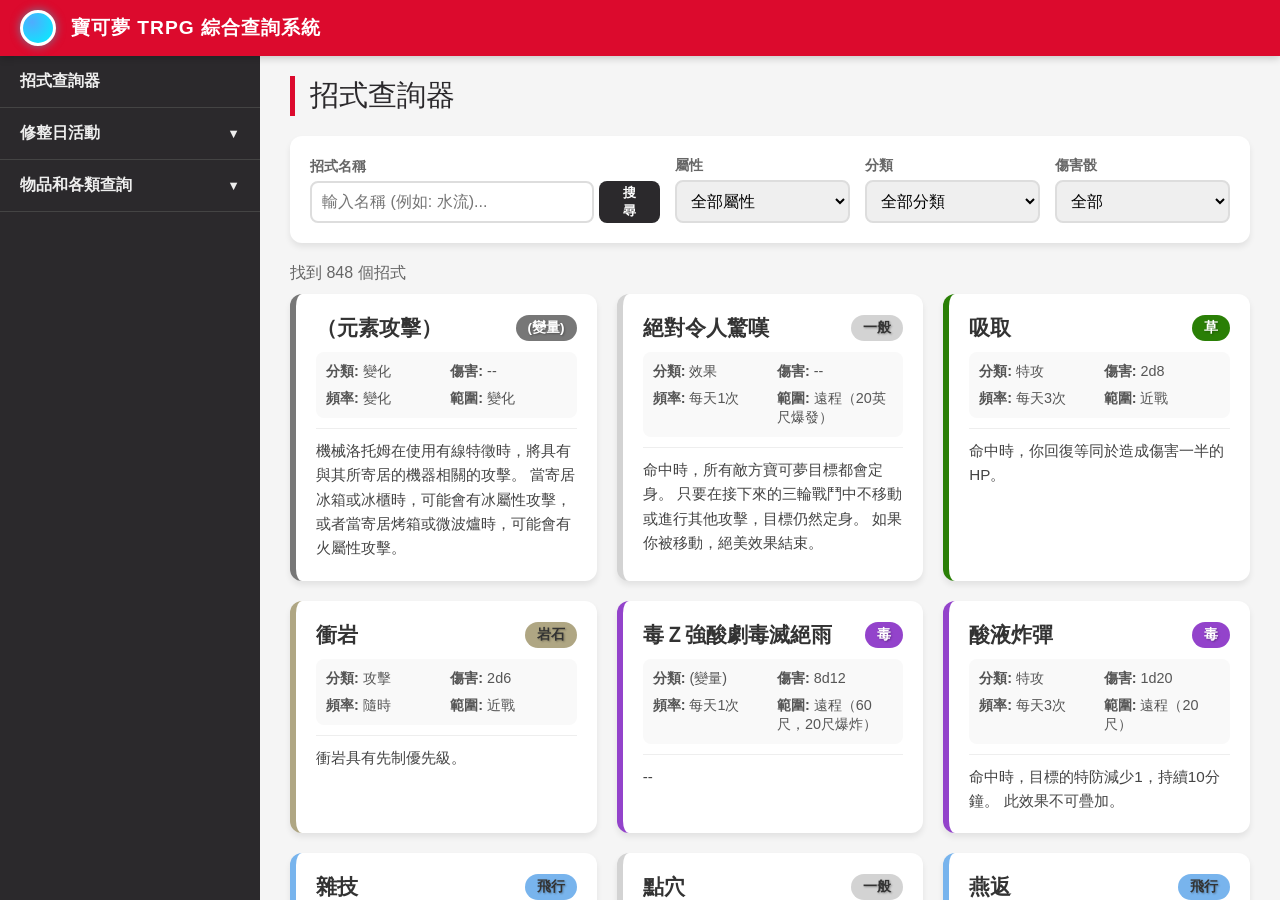
<file: index.html>
<!DOCTYPE html>
<html lang="zh-TW">
<head>
    <meta charset="UTF-8">
    <meta name="viewport" content="width=device-width, initial-scale=1.0">
    <title>寶可夢 TRPG 綜合查詢系統</title>
    <link rel="stylesheet" href="style.css">
</head>
<body>

<header>
    <div class="blue-lens"></div>
    <h1>寶可夢 TRPG 綜合查詢系統</h1>
</header>

<div class="main-container">
    <!-- 左側導航欄 -->
    <nav class="sidebar">
        <!-- 1. 招式查詢器 -->
        <div class="menu-group">
            <div class="menu-title" onclick="switchView('view-moves')">
                招式查詢器
            </div>
        </div>

        <!-- 2. 修整日活動 -->
        <div class="menu-group">
            <div class="menu-title" onclick="toggleMenu(this)">
                修整日活動 <i>▼</i>
            </div>
            <div class="submenu">
                <a class="submenu-item" onclick="switchView('view-downtime')">各式活動規則</a>
            </div>
        </div>

        <!-- 3. 物品和各類查詢 -->
        <div class="menu-group">
            <div class="menu-title" onclick="toggleMenu(this)">
                物品和各類查詢 <i>▼</i>
            </div>
            <div class="submenu">
                <a class="submenu-item" onclick="switchView('view-berries')">全部樹果 (圖鑑)</a>
                <a class="submenu-item" onclick="switchView('view-calculator')">收服計算器</a>
                <a class="submenu-item" onclick="switchView('view-shop')">🛒 每週商店</a>
                <a class="submenu-item" onclick="switchView('view-keywords')">全體招式關鍵字</a>
            </div>
        </div>
    </nav>

    <!-- 右側內容區 -->
    <main class="content-area">
        
        <!-- 視圖 1: 招式查詢器 -->
        <div id="view-moves" class="view-section active">
            <div class="page-title">招式查詢器</div>
            <div class="controls">
                <div class="input-group search-group">
                    <label>招式名稱</label>
                    <div class="search-box">
                        <input type="text" id="searchInput" placeholder="輸入名稱 (例如: 水流)...">
                        <button class="btn-search" id="searchBtn">搜尋</button>
                    </div>
                </div>
                <div class="input-group">
                    <label>屬性</label>
                    <select id="typeFilter"><option value="all">全部屬性</option></select>
                </div>
                <div class="input-group">
                    <label>分類</label>
                    <select id="catFilter">
                        <option value="all">全部分類</option>
                        <option value="攻擊">物理 (攻擊)</option>
                        <option value="特攻">特殊 (特攻)</option>
                        <option value="效果">變化 (效果)</option>
                        <option value="變化">變化 (變化)</option>
                    </select>
                </div>
                <div class="input-group">
                    <label>傷害骰</label>
                    <select id="diceFilter">
                        <option value="all">全部</option>
                        <option value="d4">D4</option>
                        <option value="d6">D6</option>
                        <option value="d8">D8</option>
                        <option value="d10">D10</option>
                        <option value="d12">D12</option>
                        <option value="d20">D20</option>
                    </select>
                </div>
            </div>
            <div id="resultsCount" style="margin-bottom:10px; color:#666;"></div>
            <div id="movesResults" class="moves-grid"></div>
        </div>

        <!-- 視圖 2: 修整日活動 -->
        <div id="view-downtime" class="view-section">
            <div class="page-title">修整日活動規則</div>
            <div class="rules-container" id="downtimeContainer"></div>
        </div>

        <!-- 視圖 3: 樹果圖鑑 -->
        <div id="view-berries" class="view-section">
            <div class="page-title">全體樹果圖鑑</div>
            <div class="berry-grid" id="berryContainer"></div>
        </div>

        <!-- 視圖 4: 收服計算器 -->
        <div id="view-calculator" class="view-section">
            <div class="page-title">收服計算器</div>
            <div class="calc-container">
                
                <!-- 捕捉範圍 -->
                <div class="calc-section">
                    <div class="calc-section-title">📍 捕捉範圍</div>
                    <div class="calc-options">
                        <label class="calc-check-label">
                            <input type="radio" name="scope" id="scope_full" value="fullPokedex" onchange="calcCatch()">
                            <span>全圖鑑抽取 (1025隻)</span>
                            <span class="cost-badge">+3 DD</span>
                        </label>
                        <label class="calc-check-label">
                            <input type="radio" name="scope" id="scope_type" value="typeArea" onchange="calcCatch()">
                            <span>指定屬性區域</span>
                            <span class="cost-badge">+4 DD</span>
                        </label>
                    </div>
                    
                    <!-- 指定世代 (只有選擇屬性區域時才顯示) -->
                    <div id="genOption" style="margin-top: 15px; display: none;">
                        <label class="calc-check-label" style="max-width: 300px;">
                            <input type="checkbox" id="scope_gen" onchange="calcCatch()">
                            <span>+ 指定世代</span>
                            <span class="cost-badge">+2 DD</span>
                        </label>
                    </div>
                </div>

                <!-- 客製化屬性 -->
                <div class="calc-section">
                    <div class="calc-section-title">✨ 客製化屬性 (每項 +1 DD)</div>
                    <div class="calc-options">
                        <label class="calc-check-label">
                            <input type="checkbox" id="custom_gender" onchange="calcCatch()">
                            <span>指定性別</span>
                            <span class="cost-badge">+1 DD</span>
                        </label>
                        <label class="calc-check-label">
                            <input type="checkbox" id="custom_shiny" onchange="calcCatch()">
                            <span>異色</span>
                            <span class="cost-badge">+1 DD</span>
                        </label>
                        <label class="calc-check-label">
                            <input type="checkbox" id="custom_nature" onchange="calcCatch()">
                            <span>指定個性</span>
                            <span class="cost-badge">+1 DD</span>
                        </label>
                    </div>
                    
                    <!-- 個性選擇 -->
                    <div id="natureSelector" style="margin-top: 15px; display: none;">
                        <label style="display: block; margin-bottom: 8px;">選擇個性：</label>
                        <select id="natureSelect" style="max-width: 300px;">
                            <option value="">-- 請選擇 --</option>
                            <option value="頑皮">頑皮 (攻擊↑ 特防↓)</option>
                            <option value="孤獨">孤獨 (攻擊↑ 防禦↓)</option>
                            <option value="固執">固執 (攻擊↑ 特攻↓)</option>
                            <option value="勇敢">勇敢 (攻擊↑ 速度↓)</option>
                            <option value="大膽">大膽 (防禦↑ 攻擊↓)</option>
                            <option value="懶散">懶散 (防禦↑ 速度↓)</option>
                            <option value="悠閒">悠閒 (防禦↑ 特攻↓)</option>
                            <option value="文雅">文雅 (防禦↑ 特防↓)</option>
                            <option value="溫和">溫和 (特防↑ 防禦↓)</option>
                            <option value="激烈">激烈 (特攻↑ 攻擊↓)</option>
                            <option value="安靜">安靜 (特攻↑ 速度↓)</option>
                            <option value="鎮定">鎮定 (特防↑ 攻擊↓)</option>
                            <option value="謹慎">謹慎 (特防↑ 特攻↓)</option>
                            <option value="膽小">膽小 (速度↑ 攻擊↓)</option>
                            <option value="急躁">急躁 (速度↑ 防禦↓)</option>
                            <option value="歡快">歡快 (速度↑ 特攻↓)</option>
                            <option value="天真">天真 (速度↑ 特防↓)</option>
                            <option value="溫順">溫順 (特攻↑ 防禦↓)</option>
                            <option value="快活">快活 (特攻↑ 特防↓)</option>
                            <option value="怪僻">怪僻 (特防↑ 速度↓)</option>
                            <option value="認真">認真 (無加減值)</option>
                        </select>
                    </div>
                </div>

                <!-- 解除捕獲限制 -->
                <div class="calc-section">
                    <div class="calc-section-title">🔓 解除捕獲限制</div>
                    <p style="font-size: 0.85rem; color: #666; margin-bottom: 15px;">
                        ⚠️ 全圖鑑/指定屬性/指定世代 預設無法捕獲以下類型，需額外解鎖
                    </p>
                    <div class="calc-options">
                        <label class="calc-check-label">
                            <input type="checkbox" id="unlock_pseudo" onchange="calcCatch()">
                            <span>大器晚成</span>
                            <span class="cost-badge">+2 DD</span>
                        </label>
                        <label class="calc-check-label">
                            <input type="checkbox" id="unlock_mythical" onchange="calcCatch()">
                            <span>幻之寶可夢</span>
                            <span class="cost-badge">+3 DD</span>
                        </label>
                        <label class="calc-check-label">
                            <input type="checkbox" id="unlock_ub" onchange="calcCatch()">
                            <span>究極異獸</span>
                            <span class="cost-badge">+3 DD</span>
                        </label>
                    </div>
                </div>

                <!-- 使用精靈球 -->
                <div class="calc-section">
                    <div class="calc-section-title">🎒 使用精靈球 (可疊加使用)</div>
                    <div class="ball-section">
                        <div class="ball-input-group">
                            <label>🔴 寶貝球</label>
                            <input type="number" id="ball_poke" value="0" min="0" oninput="calcCatch()">
                            <div class="ball-desc">全圖鑑/屬性區/世代 各-1</div>
                        </div>
                        <div class="ball-input-group">
                            <label>🔵 超級球</label>
                            <input type="number" id="ball_great" value="0" min="0" oninput="calcCatch()">
                            <div class="ball-desc">全圖鑑-2, 大器晚成-1</div>
                        </div>
                        <div class="ball-input-group">
                            <label>⚫ 高級球</label>
                            <input type="number" id="ball_ultra" value="0" min="0" oninput="calcCatch()">
                            <div class="ball-desc">全圖鑑-3, 大器晚成-2, 幻/UB-1</div>
                        </div>
                        <div class="ball-input-group">
                            <label>🟣 大師球</label>
                            <input type="number" id="ball_master" value="0" min="0" oninput="calcCatch()">
                            <div class="ball-desc">幻之-2, 究極異獸-3</div>
                        </div>
                    </div>
                </div>

                <!-- 結果顯示 -->
                <div class="result-box">
                    <div class="result-section">
                        <div class="result-section-title">📋 條件明細</div>
                        <div class="result-detail" id="txt_conditions">-</div>
                    </div>
                    <div class="result-section">
                        <div class="result-section-title">🎱 精靈球折扣</div>
                        <div class="result-detail" id="txt_discounts">-</div>
                    </div>
                    <div class="result-row result-total">
                        <span>最終成本：</span>
                        <span id="txt_final">0 DD</span>
                    </div>
                    <div class="result-summary" id="result_summary" style="display: none;">
                        <div class="result-summary-title">📝 捕捉摘要</div>
                        <div id="txt_summary">-</div>
                    </div>
                </div>
            </div>
        </div>
<!-- 視圖: 每週商店 -->
<div id="view-shop" class="view-section">
    <div class="page-title">🛒 每週商店</div>
    
    <div class="shop-controls">
        <p>每週隨機刷新商品，打折商品享有 <strong>8折優惠</strong>！</p>
        <button class="btn-refresh" onclick="refreshShop()">🎲 刷新本週商品</button>
    </div>
    
    <table class="shop-table">
        <thead>
            <tr>
                <th style="width:10%">類別</th>
                <th style="width:22%">商品名稱</th>
                <th style="width:12%">價格</th>
                <th style="width:56%">效果說明</th>
            </tr>
        </thead>
        <tbody id="shopBody">
            <!-- 商品由 JS 動態生成 -->
        </tbody>
    </table>
</div>
        <!-- 視圖 5: 全體招式關鍵字 -->
        <div id="view-keywords" class="view-section">
            <div class="page-title">全體招式關鍵字</div>
            <div style="text-align: center; color: #888; padding: 50px;">
                資料建置中...
            </div>
        </div>

    </main>
</div>

<!-- 引入腳本 (順序很重要：先資料，再邏輯) -->
<script src="data.js"></script>
<script src="script.js"></script>

</body>
</html>
</file>
<file: style.css>
:root {
            --primary-red: #DC0A2D;
            --primary-dark: #2B292C;
            --bg-color: #F5F5F5;
            --sidebar-width: 260px;
            --card-shadow: 0 4px 6px rgba(0,0,0,0.08);
            --radius: 12px;
            
            /* 樹果階級顏色 */
            --t1-bg: #ffebee; --t1-text: #c62828; --t1-border: #ffcdd2;
            --t2-bg: #e8f5e9; --t2-text: #2e7d32; --t2-border: #c8e6c9;
            --t3-bg: #e3f2fd; --t3-text: #1565c0; --t3-border: #bbdefb;
            --t4-bg: #f3e5f5; --t4-text: #6a1b9a; --t4-border: #e1bee7;
        }

        * {
            box-sizing: border-box;
            font-family: "Microsoft JhengHei", "Noto Sans TC", sans-serif;
        }

        body {
    margin: 0;
    background-color: var(--bg-color);
    color: #333;
    min-height: 100vh;
    display: flex;
    flex-direction: column;
}

/* 電腦版：固定高度 */
@media (min-width: 769px) {
    body {
        height: 100vh;
        overflow: hidden;
    }
}

        /* --- Header --- */
        header {
            background-color: var(--primary-red);
            padding: 10px 20px;
            color: white;
            box-shadow: 0 2px 8px rgba(0,0,0,0.2);
            z-index: 100;
            flex-shrink: 0;
            display: flex;
            align-items: center;
            gap: 15px;
        }

        .blue-lens {
            width: 36px;
            height: 36px;
            background: radial-gradient(circle at 30% 30%, #4facfe, #00f2fe);
            border: 3px solid white;
            border-radius: 50%;
            box-shadow: 0 0 10px rgba(0,242,254, 0.5);
        }

        h1 { margin: 0; font-size: 1.2rem; letter-spacing: 1px; }

        /* --- Main Layout --- */
        .main-container {
            display: flex;
            flex: 1;
            overflow: hidden;
        }

        /* --- Sidebar --- */
        .sidebar {
            width: var(--sidebar-width);
            background-color: var(--primary-dark);
            color: #eee;
            overflow-y: auto;
            flex-shrink: 0;
            display: flex;
            flex-direction: column;
        }

        .menu-group { border-bottom: 1px solid #444; }
        
        .menu-title {
            padding: 15px 20px;
            cursor: pointer;
            font-weight: bold;
            display: flex;
            justify-content: space-between;
            align-items: center;
            transition: background 0.2s;
        }

        .menu-title:hover { background-color: #3e3b3e; }
        .menu-title i { font-style: normal; font-size: 0.8em; transition: transform 0.3s; }
        .menu-title.active i { transform: rotate(180deg); }

        .submenu {
            background-color: #1f1d1f;
            max-height: 0;
            overflow: hidden;
            transition: max-height 0.3s ease-out;
        }

        .submenu-item {
            display: block;
            padding: 12px 20px 12px 40px;
            color: #aaa;
            text-decoration: none;
            cursor: pointer;
            border-left: 4px solid transparent;
            transition: all 0.2s;
        }

        .submenu-item:hover { color: white; background-color: #333; }
        .submenu-item.current {
            color: white;
            background-color: #333;
            border-left-color: var(--primary-red);
        }

        /* --- Content Area --- */
        .content-area {
            flex: 1;
            padding: 20px 30px;
            overflow-y: auto;
            position: relative;
        }

        .view-section { display: none; max-width: 1200px; margin: 0 auto; }
        .view-section.active { display: block; animation: fadeIn 0.3s; }

        @keyframes fadeIn { from { opacity: 0; transform: translateY(10px); } to { opacity: 1; transform: translateY(0); } }

        /* --- Common Components --- */
        .page-title {
            font-size: 1.8rem;
            color: var(--primary-dark);
            margin-bottom: 20px;
            border-left: 5px solid var(--primary-red);
            padding-left: 15px;
        }

        /* --- 1. 招式查詢器 Styles --- */
        .controls {
            background: white;
            padding: 20px;
            border-radius: var(--radius);
            box-shadow: var(--card-shadow);
            display: flex;
            flex-wrap: wrap;
            gap: 15px;
            margin-bottom: 20px;
            align-items: flex-end;
        }
        .input-group { display: flex; flex-direction: column; gap: 5px; min-width: 150px; flex: 1; }
        .search-group { flex: 2; min-width: 250px; }
        .search-box { display: flex; gap: 5px; }
        label { font-size: 0.9rem; font-weight: bold; color: #666; }
        input, select {
            padding: 10px; border: 2px solid #ddd; border-radius: 8px;
            font-size: 1rem; width: 100%; outline: none; transition: 0.2s;
        }
        input:focus, select:focus { border-color: var(--primary-red); }
        .btn-search {
            background-color: var(--primary-dark); color: white; border: none;
            padding: 0 20px; border-radius: 8px; cursor: pointer; height: 42px; font-weight: bold;
        }
        .btn-search:hover { background-color: #444; }
        
        .moves-grid {
            display: grid; grid-template-columns: repeat(auto-fill, minmax(300px, 1fr)); gap: 20px;
        }
        .move-card {
            background: white; border-radius: var(--radius); padding: 20px;
            box-shadow: var(--card-shadow); border-left: 6px solid #ccc;
            display: flex; flex-direction: column; gap: 10px; transition: transform 0.2s;
        }
        .move-card:hover { transform: translateY(-3px); }
        .move-header { display: flex; justify-content: space-between; align-items: center; }
        .move-name { font-size: 1.3rem; font-weight: 800; color: #333; }
        .move-badge {
            padding: 4px 12px; border-radius: 20px; color: white; font-size: 0.85rem; font-weight: bold;
            text-shadow: 1px 1px 2px rgba(0,0,0,0.3); background-color: #777;
        }
        .move-stats {
            display: grid; grid-template-columns: 1fr 1fr; gap: 8px;
            background: #f9f9f9; padding: 10px; border-radius: 8px; font-size: 0.9rem; color: #555;
        }
        .effect-text { font-size: 0.95rem; line-height: 1.6; color: #444; border-top: 1px solid #eee; padding-top: 10px; }
        
        /* === 屬性顏色 (完整版) === */
        /* 徽章背景色 */
        .type-一般 { background-color: #D3D3D3; color: #333; }
        .type-火 { background-color: #930000; }
        .type-水 { background-color: #2A7FEF; }
        .type-草 { background-color: #2A7F06; }
        .type-冰 { background-color: #3DD8FF; color: #333; }
        .type-妖精 { background-color: #FAC2FF; color: #333; }
        .type-電 { background-color: #FAC000; color: #333; }
        .type-地面 { background-color: #915221; }
        .type-格鬥 { background-color: #FF8138; }
        .type-毒 { background-color: #9343CB; }
        .type-飛行 { background-color: #78B4ED; color: #333; }
        .type-超能者 { background-color: #EF437A; }
        .type-蟲 { background-color: #8FA419; }
        .type-岩石 { background-color: #AFA683; color: #333; }
        .type-幽靈 { background-color: #512F4F; }
        .type-龍 { background-color: #6670CC; }
        .type-惡 { background-color: #50413F; }
        .type-鋼 { background-color: #61A5B8; }
        .type-變量, .type-變量屬性 { background-color: #777; }

        /* 卡片邊框色 */
        .card-type-一般 { border-color: #D3D3D3; }
        .card-type-火 { border-color: #930000; }
        .card-type-水 { border-color: #2A7FEF; }
        .card-type-草 { border-color: #2A7F06; }
        .card-type-冰 { border-color: #3DD8FF; }
        .card-type-妖精 { border-color: #FAC2FF; }
        .card-type-電 { border-color: #FAC000; }
        .card-type-地面 { border-color: #915221; }
        .card-type-格鬥 { border-color: #FF8138; }
        .card-type-毒 { border-color: #9343CB; }
        .card-type-飛行 { border-color: #78B4ED; }
        .card-type-超能者 { border-color: #EF437A; }
        .card-type-蟲 { border-color: #8FA419; }
        .card-type-岩石 { border-color: #AFA683; }
        .card-type-幽靈 { border-color: #512F4F; }
        .card-type-龍 { border-color: #6670CC; }
        .card-type-惡 { border-color: #50413F; }
        .card-type-鋼 { border-color: #61A5B8; }
        .card-type-變量, .card-type-變量屬性 { border-color: #777; }

        /* --- 2. 修整日活動 Styles --- */
        .rules-container { display: grid; gap: 20px; }
        .rule-card {
            background: white; border-radius: var(--radius); padding: 25px;
            box-shadow: var(--card-shadow); border: 1px solid #eee;
        }
        .rule-title { 
            font-size: 1.4rem; 
            font-weight: bold;
            color: var(--primary-red); 
            margin-bottom: 15px; 
            border-bottom: 2px solid #eee; 
            padding-bottom: 10px; 
        }
        .rule-content ul { padding-left: 20px; line-height: 1.8; color: #444; }
        .rule-content li { margin-bottom: 8px; }
        .rule-highlight { background-color: #fff3e0; padding: 2px 6px; border-radius: 4px; color: #e65100; font-weight: bold; }

        /* --- 3. 樹果圖鑑 Styles --- */
        .berry-grid { display: grid; grid-template-columns: repeat(auto-fill, minmax(280px, 1fr)); gap: 20px; }
        .berry-card {
            background: #F6F2F0; 
            border-radius: var(--radius); 
            padding: 20px;
            box-shadow: var(--card-shadow); 
            border: 1px solid #e0dbd8;
            position: relative; 
            overflow: hidden;
        }
        .berry-header { display: flex; justify-content: space-between; align-items: center; margin-bottom: 15px; }
        .berry-name { font-size: 1.3rem; font-weight: bold; }
        .berry-tier {
            padding: 4px 10px; border-radius: 12px; font-size: 0.8rem; font-weight: bold;
            border: 1px solid;
        }
        .tier-T1 { background-color: var(--t1-bg); color: var(--t1-text); border-color: var(--t1-border); }
        .tier-T2 { background-color: var(--t2-bg); color: var(--t2-text); border-color: var(--t2-border); }
        .tier-T3 { background-color: var(--t3-bg); color: var(--t3-text); border-color: var(--t3-border); }
        .tier-T4 { background-color: var(--t4-bg); color: var(--t4-text); border-color: var(--t4-border); }

        .berry-info { font-size: 0.95rem; line-height: 1.5; color: #555; }
        .berry-row { margin-bottom: 8px; display: flex; }
        .berry-label { font-weight: bold; color: #888; width: 50px; flex-shrink: 0; }

        /* --- 4. 收服計算器 Styles --- */
        .calc-container {
            background: white; padding: 30px; border-radius: var(--radius);
            box-shadow: var(--card-shadow); max-width: 900px; margin: 0 auto;
        }
        .calc-section { margin-bottom: 25px; padding: 20px; background: #f9fafb; border-radius: 8px; border: 1px solid #e5e7eb; }
        .calc-section-title { font-size: 1.1rem; font-weight: bold; color: var(--primary-dark); margin-bottom: 15px; }
        .calc-options { display: grid; grid-template-columns: repeat(auto-fill, minmax(200px, 1fr)); gap: 10px; }
        .calc-check-label {
            display: flex; align-items: center; padding: 10px; background: white;
            border: 1px solid #ddd; border-radius: 6px; cursor: pointer; transition: 0.2s;
        }
        .calc-check-label:hover { border-color: var(--primary-red); }
        .calc-check-label input { width: auto; margin-right: 10px; }
        .cost-badge { margin-left: auto; background: #eee; padding: 2px 8px; border-radius: 4px; font-size: 0.8rem; color: #666; }

        .calc-custom-section { margin-top: 15px; padding: 15px; background: #fff; border-radius: 6px; border: 1px dashed #ccc; }
        .custom-attr-group { display: flex; flex-wrap: wrap; gap: 10px; margin-top: 10px; }
        .custom-attr-item { 
            display: flex; align-items: center; gap: 5px;
            padding: 6px 12px; background: #f0f0f0; border-radius: 4px; font-size: 0.9rem;
        }
        .custom-attr-item input { width: auto; }

        .ball-section { display: grid; grid-template-columns: repeat(auto-fill, minmax(180px, 1fr)); gap: 15px; }
        .ball-input-group { 
            display: flex; flex-direction: column; gap: 5px;
            padding: 15px; background: white; border-radius: 8px; border: 1px solid #ddd;
        }
        .ball-input-group label { font-weight: bold; color: #333; font-size: 0.95rem; }
        .ball-input-group input { text-align: center; }
        .ball-desc { font-size: 0.75rem; color: #888; margin-top: 5px; }
        
        .result-box {
            background-color: var(--primary-dark); color: white; padding: 25px;
            border-radius: var(--radius); margin-top: 30px;
        }
        .result-section { margin-bottom: 15px; }
        .result-section-title { font-size: 0.9rem; color: #aaa; margin-bottom: 8px; }
        .result-detail { font-size: 0.95rem; line-height: 1.8; }
        .result-row { display: flex; justify-content: space-between; margin-bottom: 5px; }
        .result-total { font-size: 1.5rem; font-weight: bold; color: #4facfe; border-top: 1px solid #555; padding-top: 15px; margin-top: 15px; }
        .result-summary { margin-top: 20px; padding: 15px; background: rgba(255,255,255,0.1); border-radius: 8px; }
        .result-summary-title { font-weight: bold; margin-bottom: 10px; color: #69f0ae; }

        /* 手機版：整頁可滾動 */
@media (max-width: 768px) {
    body {
        height: auto;
        overflow: visible;
    }
    .main-container { 
        flex-direction: column; 
        overflow: visible;
    }
    .sidebar { 
        width: 100%; 
        height: auto; 
        max-height: none;
        overflow: visible;
    }
    .content-area { 
        overflow: visible;
        padding-bottom: 80px;
    }
}
/* === 商店頁面樣式 === */
.shop-controls {
    text-align: center;
    margin-bottom: 25px;
    padding: 20px;
    background: linear-gradient(135deg, #667eea 0%, #764ba2 100%);
    border-radius: var(--radius);
}
.shop-controls p {
    color: white;
    margin: 0 0 15px 0;
    font-size: 0.95rem;
}
.btn-refresh {
    background-color: #fff;
    color: #764ba2;
    border: none;
    padding: 12px 30px;
    font-size: 16px;
    border-radius: 50px;
    cursor: pointer;
    font-weight: bold;
    box-shadow: 0 4px 15px rgba(0,0,0,0.2);
    transition: all 0.3s;
}
.btn-refresh:hover {
    transform: translateY(-3px);
    box-shadow: 0 6px 20px rgba(0,0,0,0.3);
}
.btn-refresh:active {
    transform: translateY(0);
}

.shop-table {
    width: 100%;
    border-collapse: collapse;
    background: white;
    border-radius: var(--radius);
    overflow: hidden;
    box-shadow: var(--card-shadow);
}
.shop-table th {
    background-color: var(--primary-dark);
    color: white;
    padding: 15px;
    text-align: left;
    font-weight: bold;
}
.shop-table td {
    padding: 12px 15px;
    border-bottom: 1px solid #eee;
    vertical-align: top;
}
.shop-table tr:hover {
    background-color: #f8f9fa;
}
.shop-price {
    color: #d35400;
    font-weight: bold;
    white-space: nowrap;
}
.shop-price.discounted {
    color: #e74c3c;
}
.shop-price .original {
    text-decoration: line-through;
    color: #999;
    font-size: 0.85em;
    margin-right: 5px;
}
.shop-desc {
    color: #555;
    font-size: 0.9em;
    line-height: 1.5;
}
.shop-tag {
    display: inline-block;
    font-size: 0.8em;
    padding: 4px 10px;
    border-radius: 20px;
    color: white;
    font-weight: bold;
}
.tag-med { background-color: #e74c3c; }
.tag-ball { background-color: #3498db; }
.tag-gear { background-color: #9b59b6; }
.tag-life { background-color: #f39c12; color: #333; }
.tag-cloth { background-color: #1abc9c; }
.discount-badge {
    display: inline-block;
    background: #e74c3c;
    color: white;
    font-size: 0.75em;
    padding: 2px 8px;
    border-radius: 10px;
    margin-left: 8px;
}
</file>
